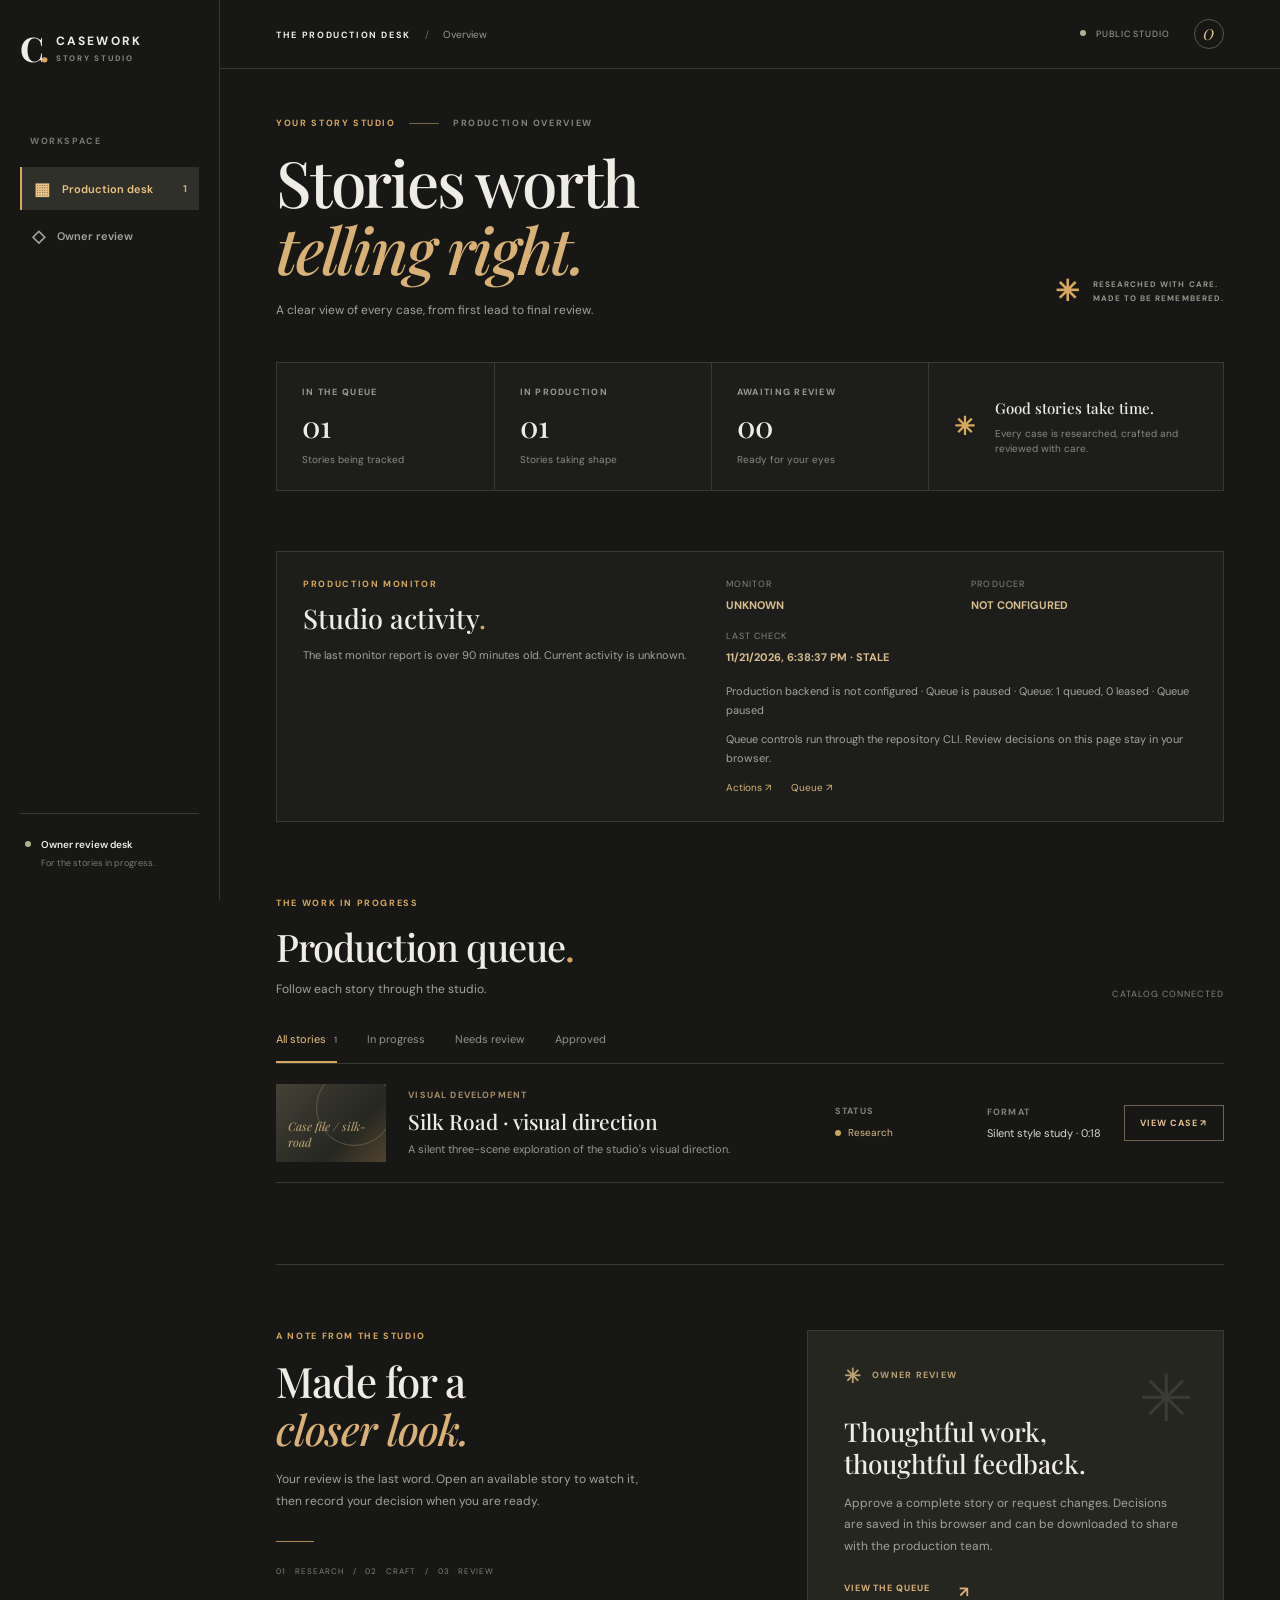
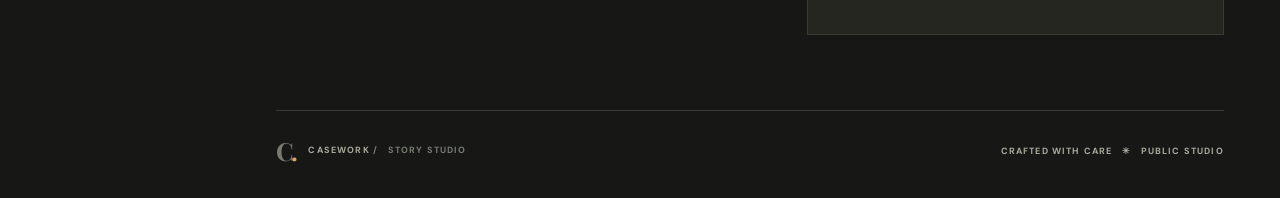
<file: docs/index.html>
<!doctype html>
<html lang="en">
<head>
  <meta charset="utf-8">
  <meta name="viewport" content="width=device-width, initial-scale=1">
  <meta name="theme-color" content="#171816">
  <title>Casework — Story Studio</title>
  <link rel="stylesheet" href="styles.css">
</head>
<body>
  <div class="app-shell">
    <aside class="sidebar">
      <a class="brand" href="#top" aria-label="Casework Story Studio home"><span class="brand-mark">C<span>.</span></span><span>CASEWORK<small>STORY STUDIO</small></span></a>
      <div class="side-label">WORKSPACE</div>
      <nav aria-label="Main navigation">
        <a class="nav-item active" href="#queue"><span aria-hidden="true">▦</span> Production desk <b id="nav-count">0</b></a>
        <a class="nav-item" href="#review"><span aria-hidden="true">◇</span> Owner review</a>
      </nav>
      <div class="sidebar-bottom"><span class="live-dot"></span><div>Owner review desk<small>For the stories in progress.</small></div></div>
    </aside>

    <main id="top">
      <header class="topbar"><div><span class="eyebrow">THE PRODUCTION DESK</span><span class="top-divider">/</span><span class="top-muted">Overview</span></div><div class="top-right"><span class="local-indicator"><i></i> PUBLIC STUDIO</span><span class="avatar" aria-hidden="true">O</span></div></header>
      <div class="content">
        <section class="intro"><div><div class="eyebrow amber">YOUR STORY STUDIO <span class="eyebrow-line"></span> <span id="today">PRODUCTION OVERVIEW</span></div><h1>Stories worth<br><em>telling right.</em></h1><p>A clear view of every case, from first lead to final review.</p></div><div class="intro-aside"><span class="asterisk">✳</span><span>RESEARCHED WITH CARE.<br>MADE TO BE REMEMBERED.</span></div></section>
        <section class="stats" aria-label="Production overview"><div class="stat"><span>IN THE QUEUE</span><strong id="stat-total">—</strong><small>Stories being tracked</small></div><div class="stat"><span>IN PRODUCTION</span><strong id="stat-production">—</strong><small>Stories taking shape</small></div><div class="stat"><span>AWAITING REVIEW</span><strong id="stat-review">—</strong><small>Ready for your eyes</small></div><div class="stat stat-note"><span class="note-icon">✳</span><div><strong>Good stories take time.</strong><small>Every case is researched, crafted and reviewed with care.</small></div></div></section>
        <section class="runtime-panel" aria-labelledby="runtime-title"><div><div class="eyebrow amber">PRODUCTION MONITOR</div><h2 id="runtime-title">Studio activity<span class="heading-dot">.</span></h2><p id="runtime-summary">Checking the latest producer status…</p></div><div class="runtime-details"><div><span>MONITOR</span><strong id="monitor-status">UNKNOWN</strong></div><div><span>PRODUCER</span><strong id="runtime-status">UNKNOWN</strong></div><div><span>LAST CHECK</span><strong id="runtime-check">UNKNOWN</strong></div><p id="runtime-reason">The monitor reflects the last published report.</p><p>Queue controls run through the repository CLI. Review decisions on this page stay in your browser.</p><div id="runtime-links"></div></div></section>
        <section class="queue-section" id="queue"><div class="section-head"><div><div class="eyebrow amber">THE WORK IN PROGRESS</div><h2>Production queue<span class="heading-dot">.</span></h2><p>Follow each story through the studio.</p></div><span class="updated" id="updated">CATALOG STATUS UNKNOWN</span></div>
          <div class="filters" role="group" aria-label="Filter stories by status"><button class="filter active" data-filter="all" aria-pressed="true">All stories <span id="filter-count">0</span></button><button class="filter" data-filter="production" aria-pressed="false">In progress</button><button class="filter" data-filter="review" aria-pressed="false">Needs review</button><button class="filter" data-filter="approved" aria-pressed="false">Approved</button></div>
          <div id="queue-content" class="queue-content" aria-live="polite"><div class="message">Loading the production queue…</div></div>
        </section>
        <section class="review-section" id="review"><div class="review-intro"><div class="eyebrow amber">A NOTE FROM THE STUDIO</div><h2>Made for a<br><em>closer look.</em></h2><p>Your review is the last word. Open an available story to watch it, then record your decision when you are ready.</p><div class="review-rule"></div><small>01 &nbsp; RESEARCH &nbsp; / &nbsp; 02 &nbsp; CRAFT &nbsp; / &nbsp; 03 &nbsp; REVIEW</small></div><div class="review-card"><div class="review-card-top"><span class="file-icon">✳</span><span>OWNER REVIEW</span></div><h3>Thoughtful work,<br>thoughtful feedback.</h3><p>Approve a complete story or request changes. Decisions are saved in this browser and can be downloaded to share with the production team.</p><a href="#queue">VIEW THE QUEUE <span>↗</span></a></div></section>
        <footer><div><span class="footer-brand">C<span>.</span></span> CASEWORK <span> / &nbsp; STORY STUDIO</span></div><div>CRAFTED WITH CARE &nbsp; ✳ &nbsp; PUBLIC STUDIO</div></footer>
      </div>
    </main>
  </div>
  <dialog id="detail-dialog" aria-labelledby="detail-title"><div class="dialog-inner"><button class="close" id="close-dialog" aria-label="Close story details">×</button><div id="detail-content"></div></div></dialog>
  <script src="app.js"></script>
</body>
</html>
</file>
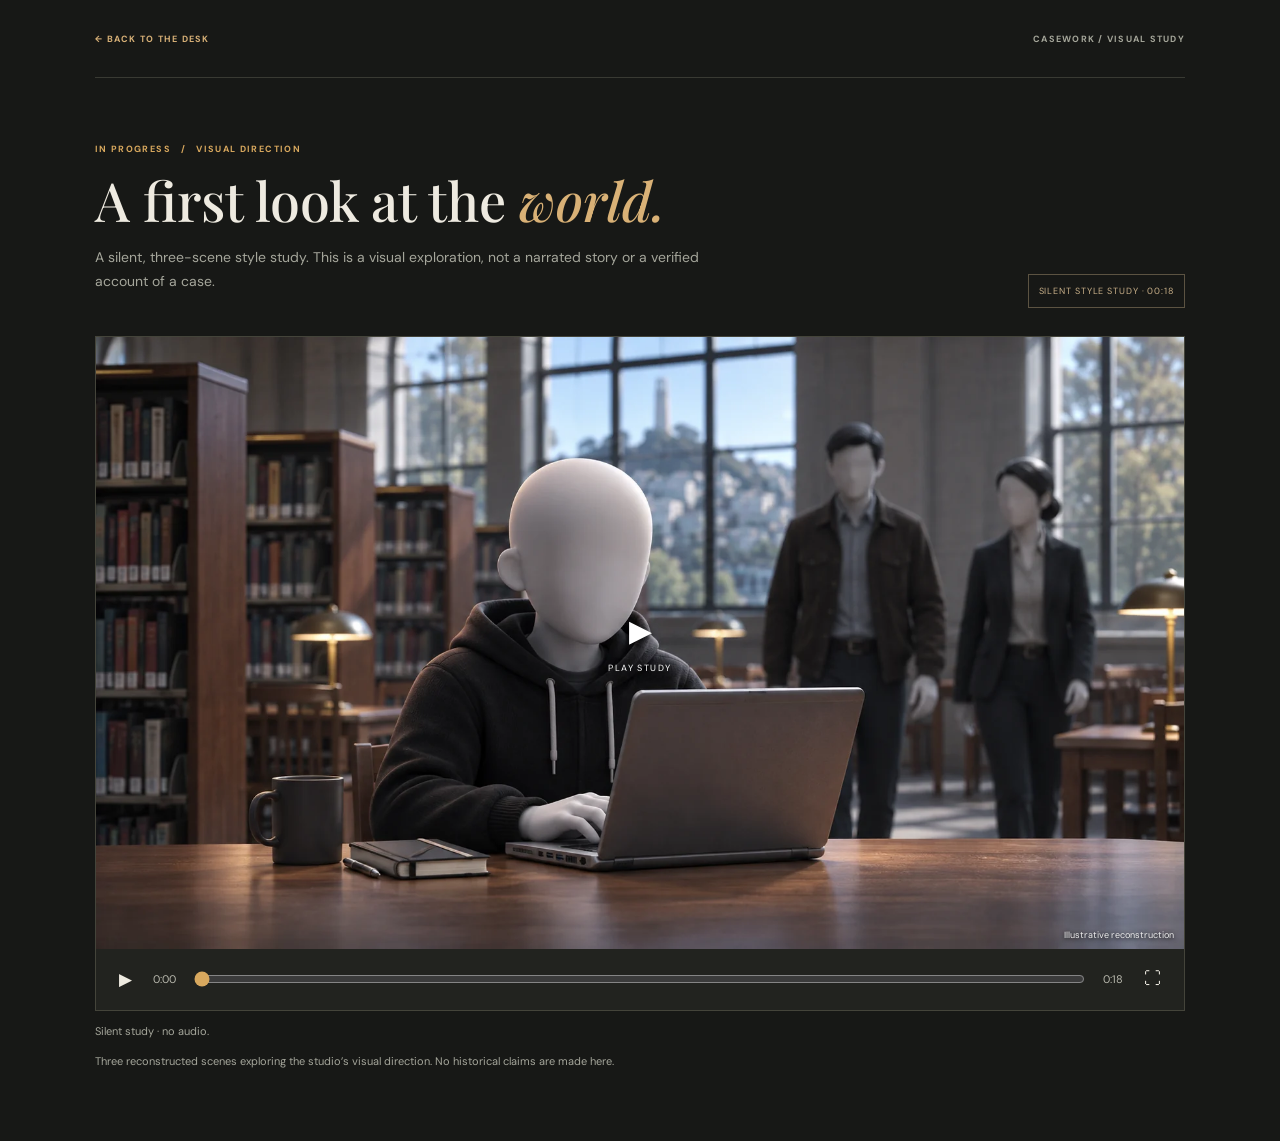
<file: docs/study/index.html>
<!doctype html>
<html lang="en">
<head><meta charset="utf-8"><meta name="viewport" content="width=device-width,initial-scale=1"><meta name="theme-color" content="#171816"><title>Visual style study — Casework</title><link rel="stylesheet" href="study.css"></head>
<body><main><header><a href="../index.html">← BACK TO THE DESK</a><span>CASEWORK / VISUAL STUDY</span></header><div class="heading"><div><p class="eyebrow">IN PROGRESS &nbsp; / &nbsp; VISUAL DIRECTION</p><h1>A first look at the <em>world.</em></h1><p class="description">A silent, three-scene style study. This is a visual exploration, not a narrated story or a verified account of a case.</p></div><span class="tag">SILENT STYLE STUDY · 00:18</span></div><section class="player" aria-label="Silent visual style study"><div class="stage" id="stage"><div class="scene-frame"><img id="scene" alt=""/><img id="subject" alt="" hidden/><div id="caption" class="caption" aria-live="off"></div></div><div class="attribution">Illustrative reconstruction</div><div class="play-prompt" id="prompt">▶ <span>PLAY STUDY</span></div></div><div class="controls"><button id="play" aria-label="Play">▶</button><span id="time">0:00</span><label class="sr-only" for="seek">Seek through style study</label><input id="seek" type="range" min="0" max="18" step="0.01" value="0"><span id="duration">0:18</span><button id="fullscreen" aria-label="Toggle fullscreen">⛶</button></div></section><p id="player-status" role="status" class="footnote"></p><p class="footnote">Three reconstructed scenes exploring the studio’s visual direction. No historical claims are made here.</p></main><script src="study.js"></script></body></html>
</file>
<file: docs/styles.css>
@import url('https://fonts.googleapis.com/css2?family=DM+Sans:wght@400;500;600;700&family=Playfair+Display:ital,wght@0,500;0,600;0,700;1,500;1,600&display=swap');
:root{color-scheme:dark;--bg:#171816;--panel:#20211f;--line:#383933;--text:#eeece5;--muted:#969890;--amber:#d8a85e;--serif:'Playfair Display',Georgia,serif;--sans:'DM Sans',Arial,sans-serif}*{box-sizing:border-box}html{scroll-behavior:smooth}body{margin:0;background:var(--bg);color:var(--text);font-family:var(--sans);font-size:14px}button,a,textarea{font:inherit}a{color:inherit;text-decoration:none}button{cursor:pointer}.app-shell{display:grid;grid-template-columns:220px 1fr;min-height:100vh}.sidebar{border-right:1px solid #363731;padding:31px 20px;display:flex;flex-direction:column;position:sticky;top:0;height:100vh}.brand{display:flex;align-items:center;gap:11px;font-size:12px;letter-spacing:.18em;font-weight:700}.brand small{display:block;color:#85877e;font-size:8px;letter-spacing:.22em;margin-top:4px}.brand-mark,.footer-brand{font:700 34px/1 var(--serif);letter-spacing:-.12em}.brand-mark span,.footer-brand span{color:var(--amber)}.side-label,.eyebrow{font-size:9px;letter-spacing:.18em;font-weight:700}.side-label{color:#777a70;margin:70px 10px 20px}.nav-item{height:43px;display:flex;align-items:center;gap:12px;color:#a4a69c;padding:0 12px;font-size:11px;font-weight:600;margin-bottom:4px}.nav-item>span{font-size:17px}.nav-item.active{background:#30302a;color:#edc385;border-left:2px solid var(--amber)}.nav-item b{margin-left:auto;color:#c6ad85;font-size:10px}.sidebar-bottom{margin-top:auto;border-top:1px solid var(--line);padding:24px 5px 0;display:flex;gap:10px;align-items:flex-start;font-size:10px;font-weight:600}.sidebar-bottom small{display:block;color:#797c73;font-weight:400;margin-top:6px;font-size:9px}.live-dot,.local-indicator i{width:6px;height:6px;background:#a9b58c;border-radius:50%;display:inline-block;margin-top:3px}main{min-width:0}.topbar{height:69px;border-bottom:1px solid var(--line);display:flex;align-items:center;justify-content:space-between;padding:0 5.3%;font-size:10px}.topbar .eyebrow{font-size:9px}.top-divider{color:#66675e;margin:0 14px}.top-muted{color:#999b91}.top-right{display:flex;align-items:center;gap:24px}.local-indicator{font-size:9px;letter-spacing:.1em;color:#a5a79b}.local-indicator i{margin:0 7px 1px 0}.avatar{width:30px;height:30px;border:1px solid #5a5546;border-radius:50%;display:grid;place-items:center;color:#d9ba89;font:italic 15px var(--serif)}.content{max-width:1500px;margin:auto;padding:0 5.3%}.intro{min-height:260px;display:flex;justify-content:space-between;align-items:center;padding:48px 0 42px}.amber{color:var(--amber)}.eyebrow-line{display:inline-block;width:30px;height:1px;background:#796543;vertical-align:middle;margin:0 10px}.intro .eyebrow span:last-child{color:#83857b}h1,h2,h3,p{margin:0}h1,h2,h3{font-family:var(--serif);font-weight:500}h1{font-size:clamp(42px,5vw,68px);line-height:1.04;letter-spacing:-.035em;margin:20px 0 18px}em{font-weight:500;color:#d9b176}.intro p,.section-head p{color:#a2a49a;font-size:12px;line-height:1.7}.intro-aside{align-self:flex-end;display:flex;gap:13px;align-items:center;color:#999589;font-size:8px;line-height:1.7;letter-spacing:.13em;font-weight:700;margin-bottom:4px}.asterisk{font-size:29px;color:var(--amber)}.stats{display:grid;grid-template-columns:repeat(3,1fr) 1.35fr;border:1px solid var(--line);background:#1d1e1b}.stat{padding:23px 25px;border-right:1px solid var(--line);min-height:115px}.stat>span:first-child{display:block;font-size:9px;letter-spacing:.14em;color:#999b91;font-weight:700}.stat>strong{display:block;font:500 30px var(--serif);margin:8px 0 3px}.stat small{color:#888b80;font-size:10px}.stat-note{border:0;display:flex;align-items:center;gap:16px}.stat-note .note-icon{color:var(--amber)!important;font-size:25px!important}.stat-note strong{display:block;font:500 15px var(--serif);margin-bottom:8px}.stat-note small{display:block;line-height:1.5}.queue-section{padding:75px 0 70px}.section-head{display:flex;justify-content:space-between;align-items:end}.section-head h2,.review-intro h2{font-size:38px;letter-spacing:-.025em;margin:12px 0 7px}.heading-dot{color:var(--amber)}.updated{font-size:9px;letter-spacing:.12em;color:#83867a}.filters{display:flex;border-bottom:1px solid var(--line);gap:30px;margin-top:32px;overflow:auto}.filter{white-space:nowrap;background:none;border:0;border-bottom:2px solid transparent;color:#91948a;padding:0 0 15px;font-size:11px}.filter.active{color:#edc185;border-color:var(--amber)}.filter span{font-size:9px;color:#c5a470;margin-left:5px}.queue-content{min-height:130px}.case-row{display:grid;grid-template-columns:110px minmax(180px,1fr) 130px 115px 100px;gap:22px;align-items:center;padding:20px 0;border-bottom:1px solid var(--line)}.case-art{aspect-ratio:1.4;background:linear-gradient(135deg,#454137,#252721 65%,#514330);display:flex;align-items:end;padding:12px;position:relative;overflow:hidden}.case-art:before{content:'';position:absolute;width:75px;height:75px;border:1px solid #9d8660;border-radius:50%;right:-7px;top:-15px;opacity:.45}.case-art span{color:#c2a674;font:italic 12px var(--serif);z-index:1}.case-category,.case-meta-label{font-size:9px;letter-spacing:.13em;color:#a78d68;text-transform:uppercase;font-weight:700}.case-title{font:500 21px var(--serif);margin:6px 0}.case-summary{font-size:11px;color:#96998e;line-height:1.5}.case-meta-label{color:#81847a}.case-meta-value{font-size:11px;color:#d8d8ce;margin-top:8px}.status{display:inline-flex;align-items:center;gap:7px;color:#d8bb8a;font-size:10px;line-height:1.4}.status:before{content:'';width:6px;height:6px;border-radius:50%;background:#cfa464;flex:none}.status.approved{color:#bac7a3}.status.approved:before{background:#a5b98c}.row-button,.primary,.secondary{border:1px solid #71644f;background:transparent;color:#e4c28e;padding:11px 13px;font-size:9px;font-weight:700;letter-spacing:.1em;text-transform:uppercase}.row-button:hover,.secondary:hover{background:#353129}.message{padding:35px 0;color:#a7a99d;line-height:1.7}.review-section{border-top:1px solid var(--line);padding:65px 0 75px;display:grid;grid-template-columns:1fr 1fr;gap:12%}.review-intro h2{font-size:42px;line-height:1.14;margin:16px 0}.review-intro p,.review-card p{max-width:370px;color:#a1a398;font-size:12px;line-height:1.8}.review-rule{width:38px;height:1px;background:#af8b57;margin:28px 0 18px}.review-intro small{color:#7e8177;font-size:8px;letter-spacing:.12em}.review-card{background:#262621;border:1px solid #3a3a32;padding:32px 36px;position:relative}.review-card:after{content:'✳';position:absolute;right:30px;top:26px;font-size:65px;color:#3c3b31}.review-card-top{color:#bba072;font-size:9px;font-weight:700;letter-spacing:.14em}.file-icon{font-size:20px;vertical-align:middle;margin-right:10px}.review-card h3{font-size:26px;line-height:1.25;margin:27px 0 12px}.review-card a{display:inline-flex;gap:30px;color:#d9b176;font-size:9px;font-weight:700;letter-spacing:.1em;margin-top:25px}.review-card a span{font-size:15px}footer{border-top:1px solid var(--line);padding:27px 0 35px;display:flex;justify-content:space-between;align-items:center;color:#aaa99d;font-size:9px;letter-spacing:.13em;font-weight:700}footer .footer-brand{font-size:25px;vertical-align:middle;margin-right:10px}footer span{color:#777b70}dialog{background:#24251f;color:var(--text);border:1px solid #665a47;width:min(650px,calc(100% - 32px));max-height:90vh;padding:0}dialog::backdrop{background:rgba(0,0,0,.75)}.dialog-inner{padding:38px;position:relative}.close{position:absolute;right:22px;top:17px;border:0;background:none;color:#d4d1c6;font-size:28px}.dialog-inner h2{font-size:35px;margin:12px 0}.detail-copy{color:#b3b4aa;line-height:1.7;margin:15px 0}.detail-block{border-top:1px solid var(--line);padding:22px 0}.detail-block h3{font-size:20px;margin-bottom:10px}.media-link{display:inline-block;margin:8px 8px 8px 0}.primary{background:var(--amber);color:#1c1b17;border-color:var(--amber)}.primary:hover{background:#e9bd7b}.secondary{margin:8px 8px 0 0}.detail-block label{display:block;font-size:11px;color:#c8c8bd;margin:15px 0 8px}textarea{width:100%;min-height:90px;background:#191a17;border:1px solid #53544a;color:var(--text);padding:12px;resize:vertical}.notice{font-size:11px;color:#9c9e92;line-height:1.6}.decision-message{color:#dbbb88;font-size:11px;min-height:18px;margin-top:12px}button:focus-visible,a:focus-visible,textarea:focus-visible{outline:2px solid #ebc17e;outline-offset:3px}@media(max-width:1050px){.case-row{grid-template-columns:90px minmax(160px,1fr) 110px 90px}.case-row .runtime{display:none}.stat{padding:20px 16px}.content{padding:0 4%}}@media(max-width:720px){.app-shell{display:block}.sidebar{position:static;height:auto;padding:17px 20px;display:flex;flex-direction:row;align-items:center;justify-content:space-between;border-bottom:1px solid var(--line)}.brand-mark{font-size:29px}.side-label,.sidebar-bottom{display:none}.sidebar nav{display:flex}.nav-item{margin:0;padding:0 9px;font-size:0;height:36px}.nav-item>span{font-size:18px}.nav-item b{font-size:9px}.topbar{height:52px;padding:0 20px}.top-right{gap:10px}.local-indicator{font-size:0}.content{padding:0 20px}.intro{min-height:auto;padding:46px 0}.intro-aside{display:none}h1{font-size:47px}.stats{grid-template-columns:repeat(3,1fr)}.stat{min-height:95px;padding:16px 10px}.stat>span:first-child{font-size:8px;letter-spacing:.06em}.stat>strong{font-size:25px}.stat small{font-size:9px}.stat-note{display:none}.queue-section{padding:55px 0}.section-head{align-items:start;gap:15px}.section-head h2{font-size:32px}.updated{font-size:8px;text-align:right;max-width:110px;line-height:1.6}.filters{gap:22px}.case-row{grid-template-columns:74px 1fr auto;gap:14px}.case-art{align-self:start}.case-meta{display:none}.case-title{font-size:19px}.case-summary{font-size:10px}.row-button{padding:9px;font-size:8px}.review-section{grid-template-columns:1fr;gap:30px;padding:50px 0}.review-intro h2{font-size:36px}.review-card{padding:27px}footer{gap:20px;line-height:1.6}footer>div:last-child{text-align:right;font-size:7px}.dialog-inner{padding:28px 22px}}
button:disabled{opacity:.4;cursor:not-allowed}
.runtime-panel{margin-top:60px;border:1px solid var(--line);background:#1d1e1b;padding:26px;display:grid;grid-template-columns:1fr 1.2fr;gap:30px}.runtime-panel h2{font-size:27px;margin:10px 0}.runtime-panel p{font-size:11px;color:#a3a59a;line-height:1.7}.runtime-details{display:grid;grid-template-columns:1fr 1fr;gap:10px 20px}.runtime-details>div:not(#runtime-links) span{display:block;color:#85877d;font-size:9px;letter-spacing:.12em}.runtime-details strong{display:block;color:#d8bd8f;font-size:11px;margin:8px 0}.runtime-details p,.runtime-details #runtime-links{grid-column:1/-1}.runtime-details a{color:#d8b477;font-size:10px;margin-right:20px}@media(max-width:720px){.runtime-panel{grid-template-columns:1fr;gap:20px;margin-top:40px}}
</file>
<file: docs/study/study.css>
@import url('https://fonts.googleapis.com/css2?family=DM+Sans:wght@400;600;700&family=Playfair+Display:ital,wght@0,500;1,500&display=swap');
*{box-sizing:border-box}body{margin:0;background:#171816;color:#eeeae0;font:14px 'DM Sans',Arial,sans-serif}main{max-width:1150px;margin:auto;padding:0 30px 60px}header{height:78px;display:flex;align-items:center;justify-content:space-between;border-bottom:1px solid #393a33;font-size:9px;font-weight:700;letter-spacing:.14em;color:#a5a69a}header a{color:#d7b077;text-decoration:none}.heading{padding:56px 0 28px;display:flex;align-items:end;justify-content:space-between;gap:25px}.eyebrow{font-size:9px;color:#d8a85e;font-weight:700;letter-spacing:.15em}h1{font:500 clamp(35px,5vw,54px)/1.1 'Playfair Display',Georgia,serif;margin:16px 0}h1 em{color:#d9b176}.description,.footnote{color:#a5a69b;line-height:1.7;max-width:610px}.tag{white-space:nowrap;color:#c8af88;border:1px solid #5c5342;padding:10px;font-size:9px;letter-spacing:.1em}.player{background:#22231f;border:1px solid #44443a}.stage{aspect-ratio:16/9;background:#111;position:relative;overflow:hidden}.scene-frame{position:absolute;inset:0;aspect-ratio:16/9;margin:auto;width:100%;height:auto;max-height:100%;overflow:hidden}.scene-frame #scene{width:100%;height:100%;object-fit:contain;display:block}.scene-frame #subject{position:absolute;left:18.361%;top:16.578%;width:60.287%;height:auto;transform-origin:52.48% 93.12%}.scene-frame #subject[hidden]{display:none}.caption{position:absolute;bottom:7%;left:8%;right:8%;text-align:center;color:white;font-size:clamp(14px,2vw,24px);text-shadow:0 2px 5px #000,0 0 5px #000;line-height:1.35}.stage-label{position:absolute;left:18px;top:18px;background:#171816ba;padding:9px 11px;font-size:9px;letter-spacing:.12em;font-weight:700}.stage-label span{color:#d8a85e}.play-prompt{position:absolute;inset:0;display:grid;place-content:center;text-align:center;color:white;font-size:30px;text-shadow:0 2px 10px #000}.play-prompt span{display:block;font-size:9px;letter-spacing:.16em;margin-top:12px}.playing .play-prompt{display:none}.controls{display:flex;align-items:center;gap:16px;padding:15px 18px;color:#b9b9ae;font-size:11px}.controls button{background:none;border:0;color:#eeeae0;font-size:17px;cursor:pointer;padding:5px}.controls input{flex:1;accent-color:#d8a85e;min-width:0}.footnote{font-size:11px}.sr-only{position:absolute;width:1px;height:1px;overflow:hidden;clip:rect(0,0,0,0)}:focus-visible{outline:2px solid #e8bf7c;outline-offset:3px}@media(max-width:600px){main{padding:0 16px 40px}header{height:60px}header span{display:none}.heading{display:block;padding:40px 0 24px}.tag{display:inline-block;margin-top:12px}.controls{gap:9px;padding:10px}.stage-label{font-size:8px;left:8px;top:8px}.play-prompt{font-size:20px}}

.attribution{position:absolute;bottom:8px;right:10px;color:#eee;font-size:9px;text-shadow:0 1px 4px #000}
</file>
